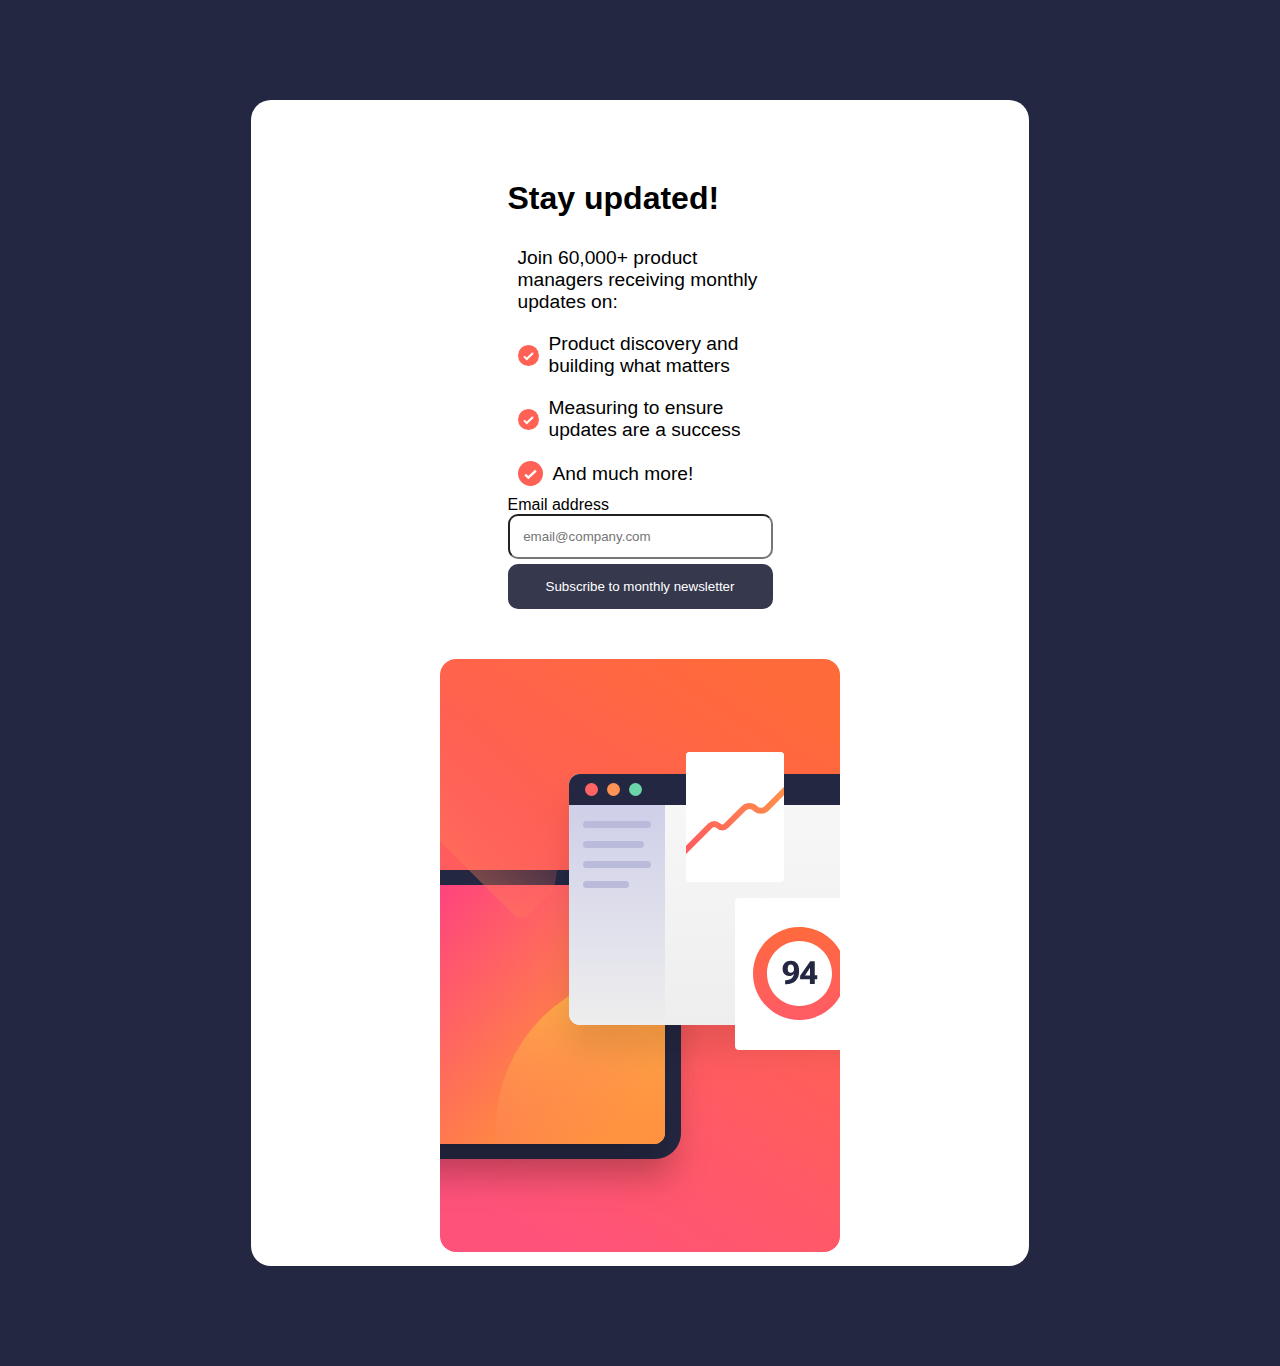
<file: index.html>
<!DOCTYPE html>
<html lang="en">
<head>
  <meta charset="UTF-8">
  <meta name="viewport" content="width=device-width, initial-scale=1.0"> <!-- displays site properly based on user's device -->

  <link rel="icon" type="image/png" sizes="32x32" href="./assets/images/favicon-32x32.png">
  <link rel="stylesheet" href="style.css">
  
  <title>Frontend Mentor | Newsletter sign-up form with success message</title>

</head>
<body>
<main>
  <div class="zero"><img src="./assets/images/illustration-sign-up-mobile.svg" alt=""></div>
  <section class="one"> <!-- Sign-up form start -->
  <h1> Stay updated!</h1>

  <p class="join"> Join 60,000+ product managers receiving monthly updates on: </p>

  <p> <img src="./assets/images/icon-list.svg" alt="success"> Product discovery and building what matters </p>
  <p> <img src="./assets/images/icon-list.svg" alt="success"> Measuring to ensure updates are a success </p>
  <p> <img src="./assets/images/icon-list.svg" alt="success"> And much more! </p>
  <div class="email">
    <div>
      <legend>Email address</legend>
      <input type="text" name="Email" placeholder=" email@company.com">
    </div>  
    <button><a href="./sucess.html"> Subscribe to monthly newsletter</a> </button>
  </div>
  <!-- Sign-up form end -->

 </section>
 <section class="two">
  <img src="./assets/images/illustration-sign-up-desktop.svg" alt="">
 </section>
</main>

<!-- <div class="attribution">
  Challenge by <a href="https://www.frontendmentor.io?ref=challenge" target="_blank">Frontend Mentor</a>. 
  Coded by <a href="#">Your Name Here</a>.
</div> -->

</body>
</html>
</file>
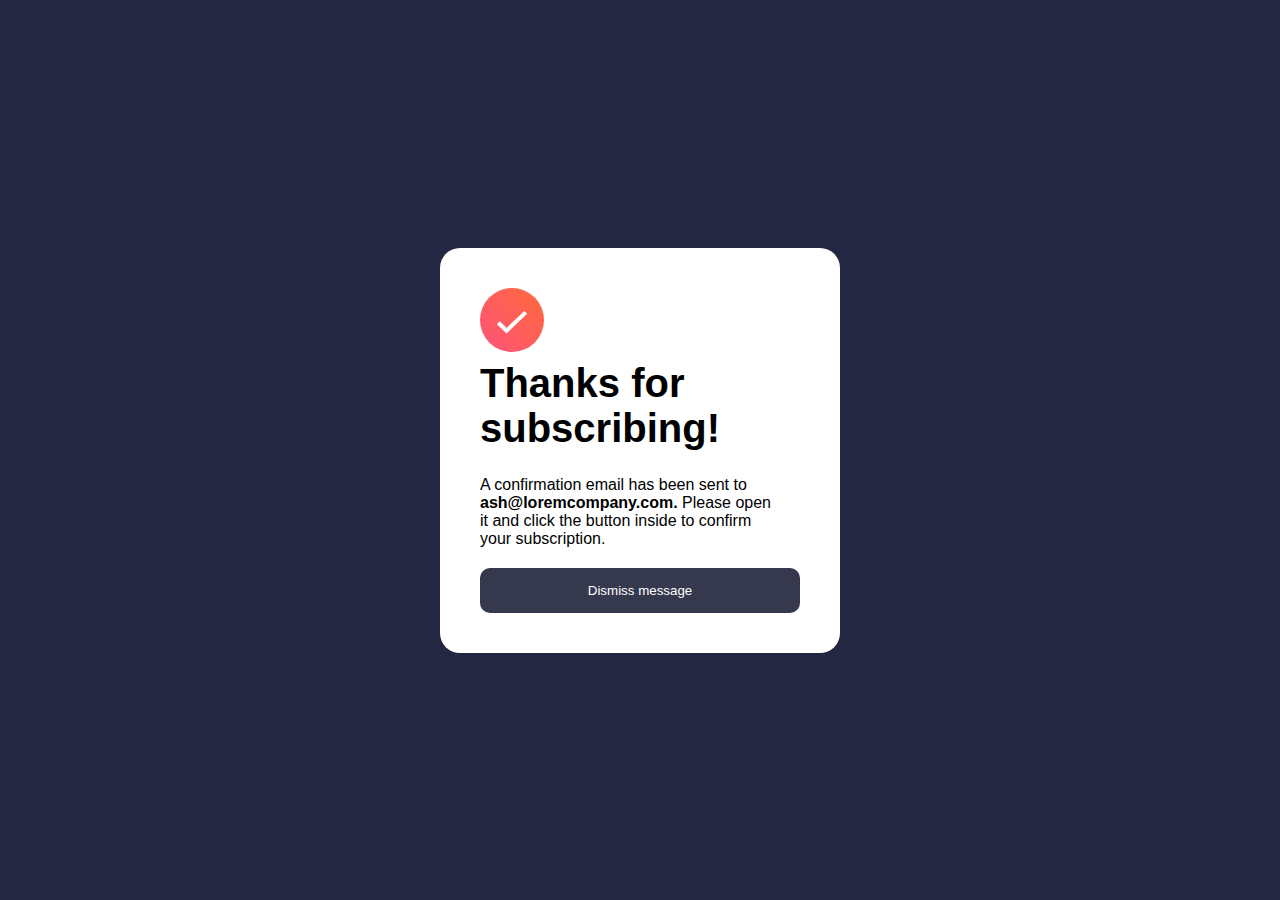
<file: sucess.html>
<!DOCTYPE html>
<html lang="en">
<head>
  <meta charset="UTF-8">
  <meta name="viewport" content="width=device-width, initial-scale=1.0">
  <title>sucess page</title>
  <link rel="stylesheet" href="./sucess.css">
</head>
<body>
    
  <!-- Success message start -->
  <div class="card">
    <div class="one">
      <img src="./assets/images/icon-success.svg" alt="">
    </div>

    <div class="two">
      <h1> Thanks for subscribing! </h1>
      <div class="text">
        <p> A confirmation email has been sent to <b> ash@loremcompany.com.</b> 
        Please open it and click the button inside to confirm your subscription.</p>
      </div>
      <div class="btn-div"><button> Dismiss message </button></div>
    </div>
    </div>
  <!-- Success message end -->

</body>
</html>
</file>
<file: style.css>
* {
    padding: 0;
    margin: 0;
    box-sizing: border-box;
}

.one {
    padding: 50px;
    flex-basis: 365px;
}

.two {
    flex-basis: 36px;
}

.attribution {
    font-size: 11px;
    text-align: center; 
}

.attribution a {
    color: hsl(228, 45%, 44%); 
}

a {
    text-decoration: none;
    color: #fff;
}

button {
    padding: 10px;
    height: 45px;
    border-radius: 10px;
    border: none;
    background-color:  hsl(235, 18%, 26%);
}

button:hover {
    background: linear-gradient(45deg, hsl(4, 100%, 67%), rgb(255, 119, 56));
}

input {
    padding: 10px;
    height: 45px;
    width: 100%;
    border-radius: 10px;
    outline: none;
}

main {
    border-radius: 20px;
    background-color: #fff;
    display: flex;
    width: 72%;
    align-items: center;
    justify-content: center;
    padding: 10px;
    flex-wrap: wrap;
}

h1 {
    font-size: xx-large;
    padding: 20px 0 20px 0;
}

p {
    padding: 10px;
    display: flex;
    align-items: center;
    gap: 10px;
    font-size: larger;
}

p > img {
    width: 25px;
}

.email {
    display: flex;
    flex-direction: column;
    gap: 5px;
}

.join {
    max-width: 400px;
}

body {
    font-family: 'Segoe UI', Tahoma, Geneva, Verdana, sans-serif;
    padding: 100px;
    display: flex;
    align-items: center;
    justify-content: center;
    flex-direction: column;
    background-color: hsl(234, 29%, 20%);
}

.zero {
    display: none;
}

@media screen and (max-width: 1000px) {
    body {
        background-color: #ffffff;
        padding: 10px;}
    
    main {
        width: 100%;
        padding: 01px;
    }

    .two {
        display: none;
    }
        
    .zero {
        top: 0;
        display: flex;
        align-items: center;
        justify-content: center;
    }
}  

@media (orientation: portrait) {

    body {
        background-color: #ffffff;
        padding: 10px;
    }

    main {
        width: 100%;
        padding: 01px;
    }

    .two {
        display: none;
    }
        
    .zero {
        top: 0;
        display: flex;
        align-items: center;
        justify-content: center;
    }
}
</file>
<file: sucess.css>
* {
    padding: 0;
    margin: 0;
    box-sizing: border-box;
}

body {
    background-color: hsl(234, 29%, 20%);
    display: flex;
    flex-direction: column;
    height: 100vh;
    font-family: 'Segoe UI', Tahoma, Geneva, Verdana, sans-serif;
}

.card {
    margin: auto auto auto auto;
    padding: 40px;
    background-color: #fff;
    border-radius: 20px;
    max-width: 400px;
    min-width: 300px;
}

h1 {
   font-size: 40px;
   padding: 5px 0 5px 0;
}

p {
    max-width: 300px;
    padding: 20px 0 20px 0;
}

button {
    padding: 10px;
    height: 45px;
    width: 100%;
    color: #fff;
    border-radius: 10px;
    border: none;
    background-color:  hsl(235, 18%, 26%);
}

button:hover {
    background: linear-gradient(45deg, hsl(4, 100%, 67%), rgb(255, 119, 56));
}


@media (orientation: portrait) {
    body {
        background-color: #fff;
    }

    button {
        position: absolute;
        bottom: 0;
    }
    
    p {
        font-size: larger;
    }
    
    .btn-div {
        text-align: center;
        display: flex;
        align-items: center;
        justify-content: center;
        padding: 10px;
    }
}

@media screen and (max-width: 1000px) {
    body {
        background-color: #fff;
    }

    button {
        position: fixed;
        bottom: 0;
    }
    
    p {
        font-size: larger;
    }
    
    .btn-div {
        text-align: center;
        display: flex;
        align-items: center;
        justify-content: center;
        padding: 10px;
    }
}
</file>
